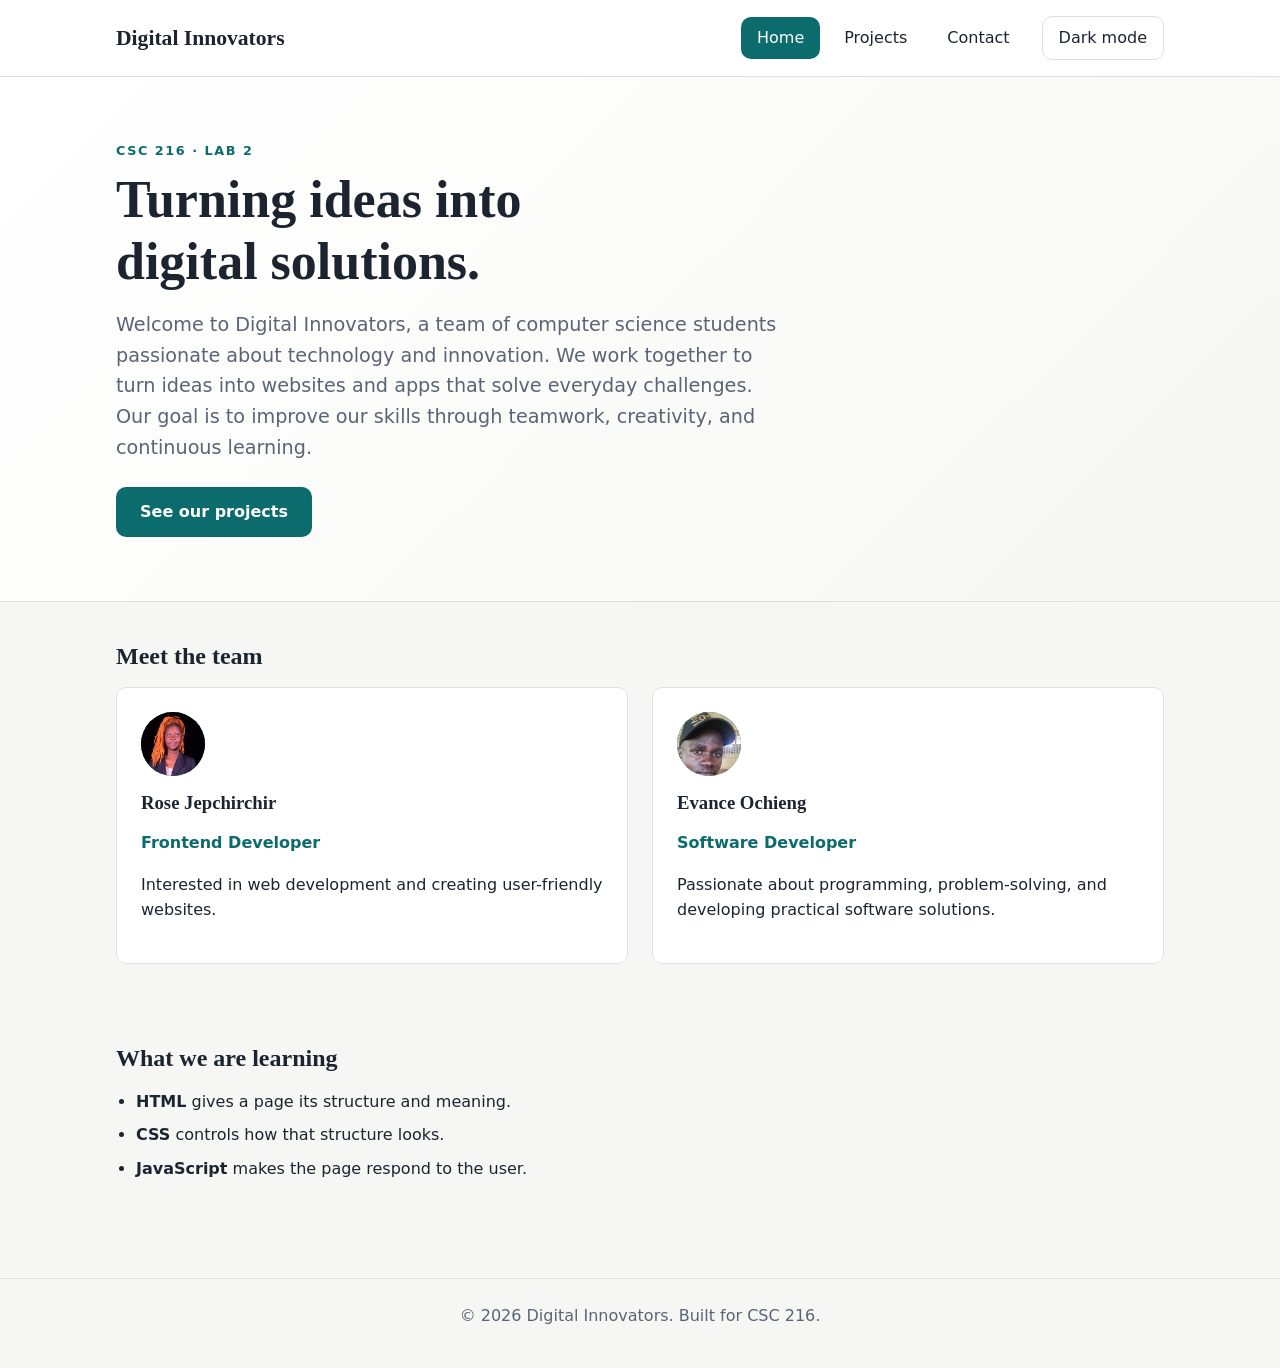
<file: index.html>
<!DOCTYPE html>
<html lang="en">
<head>
  <meta charset="UTF-8">
  <meta name="viewport" content="width=device-width, initial-scale=1.0">
  <meta name="description" content="Digital Innovators: a CSC 216 web development pair.">
  <title>Home | Digital Innovators</title>
  <link rel="stylesheet" href="css/style.css">
  <script src="js/script.js" defer></script>
</head>
<body>
  <a class="skip-link" href="#main">Skip to main content</a>

  <header class="site-header">
    <div class="container header-inner">
      <a class="logo" href="index.html">Digital Innovators</a>
      <button class="nav-toggle" type="button" aria-expanded="false" aria-controls="site-nav">Menu</button>
      <nav id="site-nav" class="site-nav" aria-label="Main">
        <ul>
          <li><a href="index.html" aria-current="page">Home</a></li>
          <li><a href="projects.html">Projects</a></li>
          <li><a href="contact.html">Contact</a></li>
        </ul>
      </nav>
      <button class="theme-toggle" type="button" aria-pressed="false">Dark mode</button>
    </div>
  </header>

  <main id="main">
    <section class="hero">
      <div class="container">
        <p class="eyebrow">CSC 216 · Lab 2</p>
        <h1>Turning ideas into digital solutions.</h1>
        <p class="lead">Welcome to Digital Innovators, a team of computer science students passionate about technology and innovation. We work together to turn ideas into websites and apps that solve everyday challenges. Our goal is to improve our skills through teamwork, creativity, and continuous learning.</p>
        <a class="button" href="projects.html">See our projects</a>
      </div>
    </section>

    <section class="container section" aria-labelledby="team-heading">
      <h2 id="team-heading">Meet the team</h2>
      <div class="team-grid">
        <article class="card">
          <img class="avatar" src="images/rose.jpg" alt="Portrait of Rose Jepchirchir" width="245" height="300">
          <h3>Rose Jepchirchir</h3>
          <p class="role">Frontend Developer</p>
          <p>Interested in web development and creating user-friendly websites.</p>
        </article>
        <article class="card">
          <img class="avatar" src="images/evance-ochieng.png" alt="Portrait of Evance Ochieng" width="245" height="300">
          <h3>Evance Ochieng</h3>
          <p class="role">Software Developer</p>
          <p>Passionate about programming, problem-solving, and developing practical software solutions.</p>
        </article>
      </div>
    </section>

    <section class="container section" aria-labelledby="learning-heading">
      <h2 id="learning-heading">What we are learning</h2>
      <ul class="skill-list">
        <li><strong>HTML</strong> gives a page its structure and meaning.</li>
        <li><strong>CSS</strong> controls how that structure looks.</li>
        <li><strong>JavaScript</strong> makes the page respond to the user.</li>
      </ul>
    </section>
  </main>

  <footer class="site-footer">
    <div class="container">
      <p>© <span id="year">2026</span> Digital Innovators. Built for CSC 216.</p>
    </div>
  </footer>
</body>
</html>
</file>
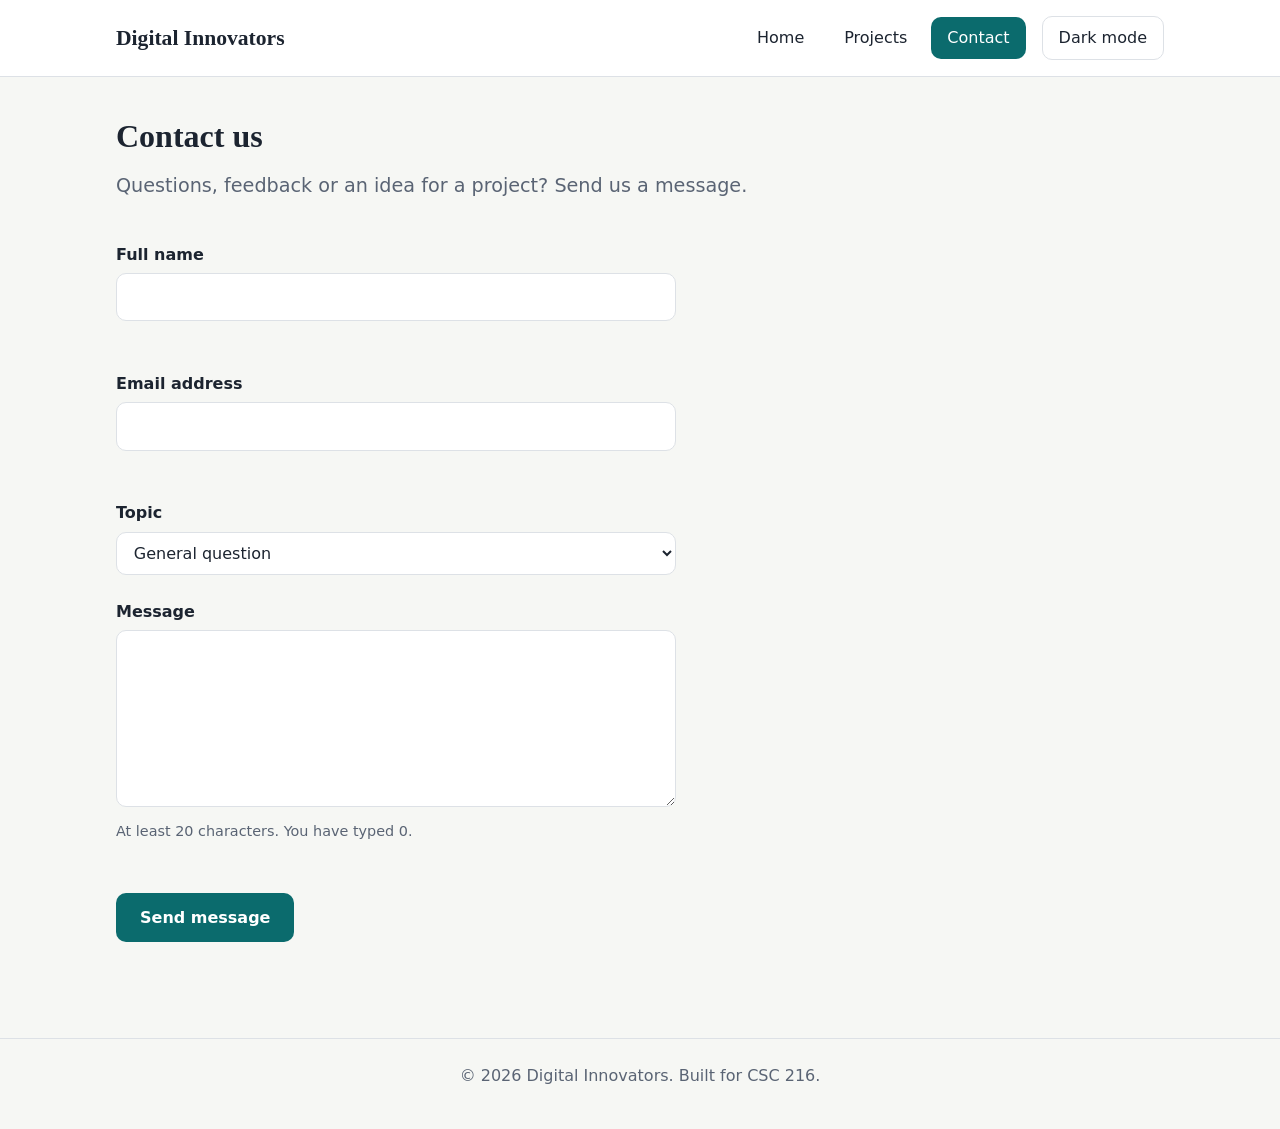
<file: contact.html>
<!DOCTYPE html>
<html lang="en">
<head>
  <meta charset="UTF-8">
  <meta name="viewport" content="width=device-width, initial-scale=1.0">
  <meta name="description" content="Send a message to Digital Innovators.">
  <title>Contact | Digital Innovators</title>
  <link rel="stylesheet" href="css/style.css">
  <script src="js/script.js" defer></script>
</head>
<body>
  <a class="skip-link" href="#main">Skip to main content</a>

  <header class="site-header">
    <div class="container header-inner">
      <a class="logo" href="index.html">Digital Innovators</a>
      <button class="nav-toggle" type="button" aria-expanded="false" aria-controls="site-nav">Menu</button>
      <nav id="site-nav" class="site-nav" aria-label="Main">
        <ul>
          <li><a href="index.html">Home</a></li>
          <li><a href="projects.html">Projects</a></li>
          <li><a href="contact.html" aria-current="page">Contact</a></li>
        </ul>
      </nav>
      <button class="theme-toggle" type="button" aria-pressed="false">Dark mode</button>
    </div>
  </header>

  <main id="main" class="container">
    <header class="page-header">
      <h1>Contact us</h1>
      <p class="lead">Questions, feedback or an idea for a project? Send us a message.</p>
    </header>

    <form id="contact-form" class="contact-form" novalidate>
      <div class="field">
        <label for="name">Full name</label>
        <input type="text" id="name" name="name" autocomplete="name" required aria-describedby="name-error">
        <p class="error" id="name-error"></p>
      </div>

      <div class="field">
        <label for="email">Email address</label>
        <input type="email" id="email" name="email" autocomplete="email" required aria-describedby="email-error">
        <p class="error" id="email-error"></p>
      </div>

      <div class="field">
        <label for="topic">Topic</label>
        <select id="topic" name="topic">
          <option value="general">General question</option>
          <option value="collaboration">Collaboration</option>
          <option value="feedback">Feedback on our site</option>
        </select>
      </div>

      <div class="field">
        <label for="message">Message</label>
        <textarea id="message" name="message" rows="6" required minlength="20" aria-describedby="message-hint message-error"></textarea>
        <p class="hint" id="message-hint">At least 20 characters. You have typed <span id="char-count">0</span>.</p>
        <p class="error" id="message-error"></p>
      </div>

      <button class="button" type="submit">Send message</button>
      <p id="form-status" class="form-status" role="status"></p>
    </form>
  </main>

  <footer class="site-footer">
    <div class="container">
      <p>© <span id="year">2026</span> Digital Innovators. Built for CSC 216.</p>
    </div>
  </footer>
</body>
</html>
</file>
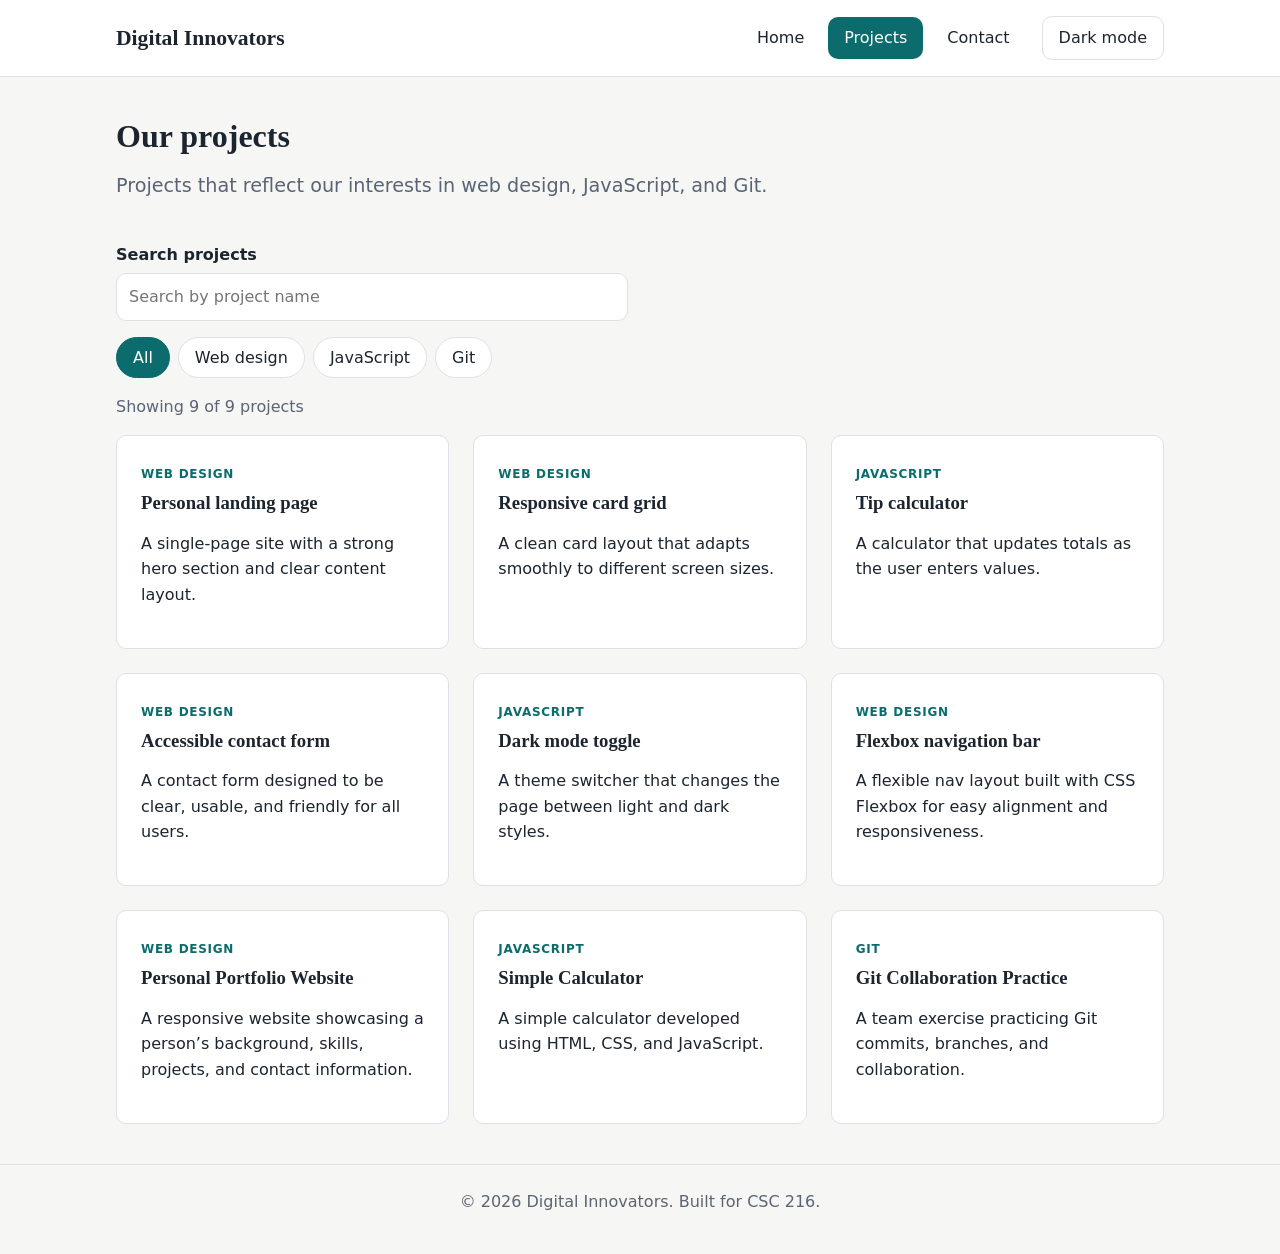
<file: projects.html>
<!DOCTYPE html>
<html lang="en">
<head>
  <meta charset="UTF-8">
  <meta name="viewport" content="width=device-width, initial-scale=1.0">
  <meta name="description" content="Projects built by Digital Innovators while learning web development.">
  <title>Projects | Digital Innovators</title>
  <link rel="stylesheet" href="css/style.css">
  <script src="js/script.js" defer></script>
</head>
<body>
  <a class="skip-link" href="#main">Skip to main content</a>

  <header class="site-header">
    <div class="container header-inner">
      <a class="logo" href="index.html">Digital Innovators</a>
      <button class="nav-toggle" type="button" aria-expanded="false" aria-controls="site-nav">Menu</button>
      <nav id="site-nav" class="site-nav" aria-label="Main">
        <ul>
          <li><a href="index.html">Home</a></li>
          <li><a href="projects.html" aria-current="page">Projects</a></li>
          <li><a href="contact.html">Contact</a></li>
        </ul>
      </nav>
      <button class="theme-toggle" type="button" aria-pressed="false">Dark mode</button>
    </div>
  </header>

  <main id="main" class="container">
    <header class="page-header">
      <h1>Our projects</h1>
      <p class="lead">Projects that reflect our interests in web design, JavaScript, and Git.</p>
    </header>

    <div class="project-search">
      <label for="project-search">Search projects</label>
      <input id="project-search" type="search" placeholder="Search by project name" autocomplete="off">
    </div>

    <div class="filters" role="group" aria-label="Filter projects by technology">
      <button class="filter-btn" type="button" data-filter="all" aria-pressed="true">All</button>
      <button class="filter-btn" type="button" data-filter="web" aria-pressed="false">Web design</button>
      <button class="filter-btn" type="button" data-filter="javascript" aria-pressed="false">JavaScript</button>
      <button class="filter-btn" type="button" data-filter="git" aria-pressed="false">Git</button>
    </div>

    <p id="project-count" class="project-count" aria-live="polite"></p>
    <div id="project-list" class="project-grid"></div>

    <noscript>
      <p>Turn on JavaScript to see the project list.</p>
    </noscript>
  </main>

  <footer class="site-footer">
    <div class="container">
      <p>© <span id="year">2026</span> Digital Innovators. Built for CSC 216.</p>
    </div>
  </footer>
</body>
</html>
</file>
<file: css/style.css>
/* =====================================================
   Team website stylesheet (CSC 216, Lab 2)
   One file styles every page on the site.
   ===================================================== */

/* ---------- 1. Design tokens ---------- */
:root {
  --color-bg: #f6f7f4;
  --color-surface: #ffffff;
  --color-text: #1c2430;
  --color-muted: #5a6474;
  --color-primary: #0B6B6D;
  --color-primary-dark: #102A43;
  --color-on-primary: #ffffff;
  --color-border: #dde1e6;
  --color-error: #b3261e;
  --color-success: #1e7b3a;

  --font-body: system-ui, -apple-system, "Segoe UI", Roboto, Arial, sans-serif;
  --font-heading: Georgia, "Times New Roman", serif;

  --space-1: 0.5rem;
  --space-2: 1rem;
  --space-3: 1.5rem;
  --space-4: 2.5rem;
  --space-5: 4rem;

  --radius: 10px;
  --max-width: 1080px;
}

body.dark {
  --color-bg: #11161d;
  --color-surface: #1a212b;
  --color-text: #e7ebf0;
  --color-muted: #a2abb9;
  --color-primary: #7CC9C4;
  --color-primary-dark: #A3D7D2;
  --color-on-primary: #0b1f1f;
  --color-border: #2b3340;
  --color-error: #ff8a80;
  --color-success: #7ddc97;
  color-scheme: dark;
}


/* ---------- 2. Base and reset ---------- */
*,
*::before,
*::after {
  box-sizing: border-box;
}

body {
  margin: 0;
  font-family: var(--font-body);
  font-size: 1rem;
  line-height: 1.6;
  color: var(--color-text);
  background-color: var(--color-bg);
  transition: background-color 0.3s ease, color 0.3s ease;
}

h1,
h2,
h3 {
  font-family: var(--font-heading);
  line-height: 1.2;
  margin: 0 0 var(--space-2);
}

p {
  margin: 0 0 var(--space-2);
}

a {
  color: var(--color-primary);
}

a:hover {
  color: var(--color-primary-dark);
}

img {
  max-width: 100%;
  display: block;
}

:focus-visible {
  outline: 3px solid var(--color-primary);
  outline-offset: 3px;
}


/* ---------- 3. Layout helpers ---------- */
.container {
  width: 100%;
  max-width: var(--max-width);
  margin-inline: auto;
  padding-inline: var(--space-2);
}

.section {
  padding-block: var(--space-4);
}

.skip-link {
  position: absolute;
  top: -4rem;
  left: var(--space-2);
  z-index: 100;
  padding: var(--space-1) var(--space-2);
  border-radius: var(--radius);
  background-color: var(--color-primary);
  color: var(--color-on-primary);
}

.skip-link:focus {
  top: var(--space-2);
}


/* ---------- 4. Header and navigation ---------- */
.site-header {
  position: sticky;
  top: 0;
  z-index: 10;
  background-color: var(--color-surface);
  border-bottom: 1px solid var(--color-border);
}

.header-inner {
  display: flex;
  flex-wrap: wrap;
  align-items: center;
  gap: var(--space-2);
  padding-block: var(--space-2);
}

.logo {
  margin-right: auto;
  font-family: var(--font-heading);
  font-size: 1.35rem;
  font-weight: 700;
  color: var(--color-text);
  text-decoration: none;
}

.site-nav ul {
  display: flex;
  gap: var(--space-1);
  margin: 0;
  padding: 0;
  list-style: none;
}

.site-nav a {
  display: block;
  padding: var(--space-1) var(--space-2);
  border-radius: var(--radius);
  color: var(--color-text);
  font-weight: 500;
  text-decoration: none;
}

.site-nav a:hover {
  background-color: var(--color-bg);
}

.site-nav a[aria-current="page"] {
  background-color: var(--color-primary);
  color: var(--color-on-primary);
}

.nav-toggle,
.theme-toggle {
  padding: var(--space-1) var(--space-2);
  border: 1px solid var(--color-border);
  border-radius: var(--radius);
  background-color: transparent;
  color: var(--color-text);
  font: inherit;
  cursor: pointer;
}

.theme-toggle[aria-pressed="true"] {
  border-color: var(--color-primary);
  color: var(--color-primary);
}

.nav-toggle {
  display: none;
}


/* ---------- 5. Buttons and hero ---------- */
.button {
  display: inline-block;
  padding: 0.75rem 1.5rem;
  border: none;
  border-radius: var(--radius);
  background-color: var(--color-primary);
  color: var(--color-on-primary);
  font: inherit;
  font-weight: 600;
  text-decoration: none;
  cursor: pointer;
  transition: background-color 0.2s ease, transform 0.2s ease;
}

.button:hover {
  background-color: var(--color-primary-dark);
  color: var(--color-on-primary);
  transform: translateY(-2px);
}

.hero {
  padding-block: var(--space-5);
  background: linear-gradient(135deg, var(--color-surface), var(--color-bg));
  border-bottom: 1px solid var(--color-border);
}

.hero h1 {
  max-width: 18ch;
  font-size: clamp(2rem, 5vw, 3.25rem);
}

.eyebrow {
  margin-bottom: var(--space-1);
  color: var(--color-primary);
  font-size: 0.8rem;
  font-weight: 700;
  letter-spacing: 0.12em;
  text-transform: uppercase;
}

.lead {
  max-width: 55ch;
  margin-bottom: var(--space-3);
  color: var(--color-muted);
  font-size: 1.2rem;
}

.page-header {
  padding-block: var(--space-4) var(--space-2);
}



/* ---------- 6. Cards and grids ---------- */
.team-grid,
.project-grid {
  display: grid;
  grid-template-columns: repeat(auto-fit, minmax(260px, 1fr));
  gap: var(--space-3);
}

.card {
  padding: var(--space-3);
  border: 1px solid var(--color-border);
  border-radius: var(--radius);
  background-color: var(--color-surface);
}

.avatar {
  display: grid;
  place-items: center;
  width: 64px;
  height: 64px;
  margin-bottom: var(--space-2);
  border-radius: 50%;
  background-color: var(--color-primary);
  color: var(--color-on-primary);
  font-size: 1.25rem;
  font-weight: 700;
}

img.avatar {
  object-fit: cover;
  object-position: center 20%;
}

.role {
  color: var(--color-primary);
  font-weight: 600;
}

.skill-list {
  padding-left: 1.25rem;
}

.skill-list li {
  margin-bottom: var(--space-1);
}



/* ---------- 7. Projects page ---------- */
.filters {
  display: flex;
  flex-wrap: wrap;
  gap: var(--space-1);
  margin-bottom: var(--space-2);
}

.project-search {
  max-width: 32rem;
  margin-bottom: var(--space-2);
}

.project-search label {
  display: block;
  margin-bottom: 0.35rem;
  font-weight: 700;
}

.project-search input {
  width: 100%;
  padding: 0.65rem 0.75rem;
  border: 1px solid var(--color-border);
  border-radius: var(--radius);
  color: var(--color-text);
  background: var(--color-surface);
  font: inherit;
}

.empty-state {
  grid-column: 1 / -1;
  color: var(--color-muted);
}

.filter-btn {
  padding: 0.4rem 1rem;
  border: 1px solid var(--color-border);
  border-radius: 999px;
  background-color: var(--color-surface);
  color: var(--color-text);
  font: inherit;
  cursor: pointer;
}

.filter-btn[aria-pressed="true"] {
  border-color: var(--color-primary);
  background-color: var(--color-primary);
  color: var(--color-on-primary);
}

.project-count {
  color: var(--color-muted);
}

.tag {
  display: inline-block;
  margin-bottom: var(--space-1);
  color: var(--color-primary);
  font-size: 0.75rem;
  font-weight: 700;
  letter-spacing: 0.06em;
  text-transform: uppercase;
}

/* ---------- 8. Contact form ---------- */
.contact-form {
  max-width: 560px;
  padding-bottom: var(--space-4);
}

.field {
  margin-bottom: var(--space-3);
}

label {
  display: block;
  margin-bottom: 0.35rem;
  font-weight: 600;
}

input,
select,
textarea {
  width: 100%;
  padding: 0.65rem 0.8rem;
  border: 1px solid var(--color-border);
  border-radius: var(--radius);
  background-color: var(--color-surface);
  color: var(--color-text);
  font: inherit;
}

input:focus,
select:focus,
textarea:focus {
  border-color: var(--color-primary);
}

input[aria-invalid="true"],
textarea[aria-invalid="true"] {
  border-color: var(--color-error);
}

.hint,
.error {
  margin: 0.35rem 0 0;
  font-size: 0.9rem;
}

.hint {
  color: var(--color-muted);
}

.error {
  min-height: 1.4em;
  color: var(--color-error);
}

.form-status {
  margin-top: var(--space-2);
  color: var(--color-success);
  font-weight: 600;
}
/* ---------- 7. Projects page ---------- */
.filters {
  display: flex;
  flex-wrap: wrap;
  gap: var(--space-1);
  margin-bottom: var(--space-2);
}

.filter-btn {
  padding: 0.4rem 1rem;
  border: 1px solid var(--color-border);
  border-radius: 999px;
  background-color: var(--color-surface);
  color: var(--color-text);
  font: inherit;
  cursor: pointer;
}

.filter-btn[aria-pressed="true"] {
  border-color: var(--color-primary);
  background-color: var(--color-primary);
  color: var(--color-on-primary);
}

.project-count {
  color: var(--color-muted);
}

.tag {
  display: inline-block;
  margin-bottom: var(--space-1);
  color: var(--color-primary);
  font-size: 0.75rem;
  font-weight: 700;
  letter-spacing: 0.06em;
  text-transform: uppercase;
}

/* ---------- 8. Contact form ---------- */
.contact-form {
  max-width: 560px;
  padding-bottom: var(--space-4);
}

.field {
  margin-bottom: var(--space-3);
}

label {
  display: block;
  margin-bottom: 0.35rem;
  font-weight: 600;
}

input,
select,
textarea {
  width: 100%;
  padding: 0.65rem 0.8rem;
  border: 1px solid var(--color-border);
  border-radius: var(--radius);
  background-color: var(--color-surface);
  color: var(--color-text);
  font: inherit;
}

input:focus,
select:focus,
textarea:focus {
  border-color: var(--color-primary);
}

input[aria-invalid="true"],
textarea[aria-invalid="true"] {
  border-color: var(--color-error);
}

.hint,
.error {
  margin: 0.35rem 0 0;
  font-size: 0.9rem;
}

.hint {
  color: var(--color-muted);
}

.error {
  min-height: 1.4em;
  color: var(--color-error);
}

.form-status {
  margin-top: var(--space-2);
  color: var(--color-success);
  font-weight: 600;
}


/* ---------- 9. Footer ---------- */
.site-footer {
  margin-top: var(--space-4);
  padding-block: var(--space-3);
  border-top: 1px solid var(--color-border);
  color: var(--color-muted);
  text-align: center;
}

/* ---------- 10. Small screens ---------- */
@media (max-width: 700px) {
  .nav-toggle {
    display: inline-block;
  }

  .site-nav {
    display: none;
    order: 3;
    width: 100%;
  }

  .site-nav.open {
    display: block;
  }

  .site-nav ul {
    flex-direction: column;
  }

  .section {
    padding-block: var(--space-3);
  }
}

/* ---------- 11. Respect reduced-motion preferences ---------- */
@media (prefers-reduced-motion: reduce) {
  *,
  *::before,
  *::after {
    transition: none !important;
  }
}
</file>
